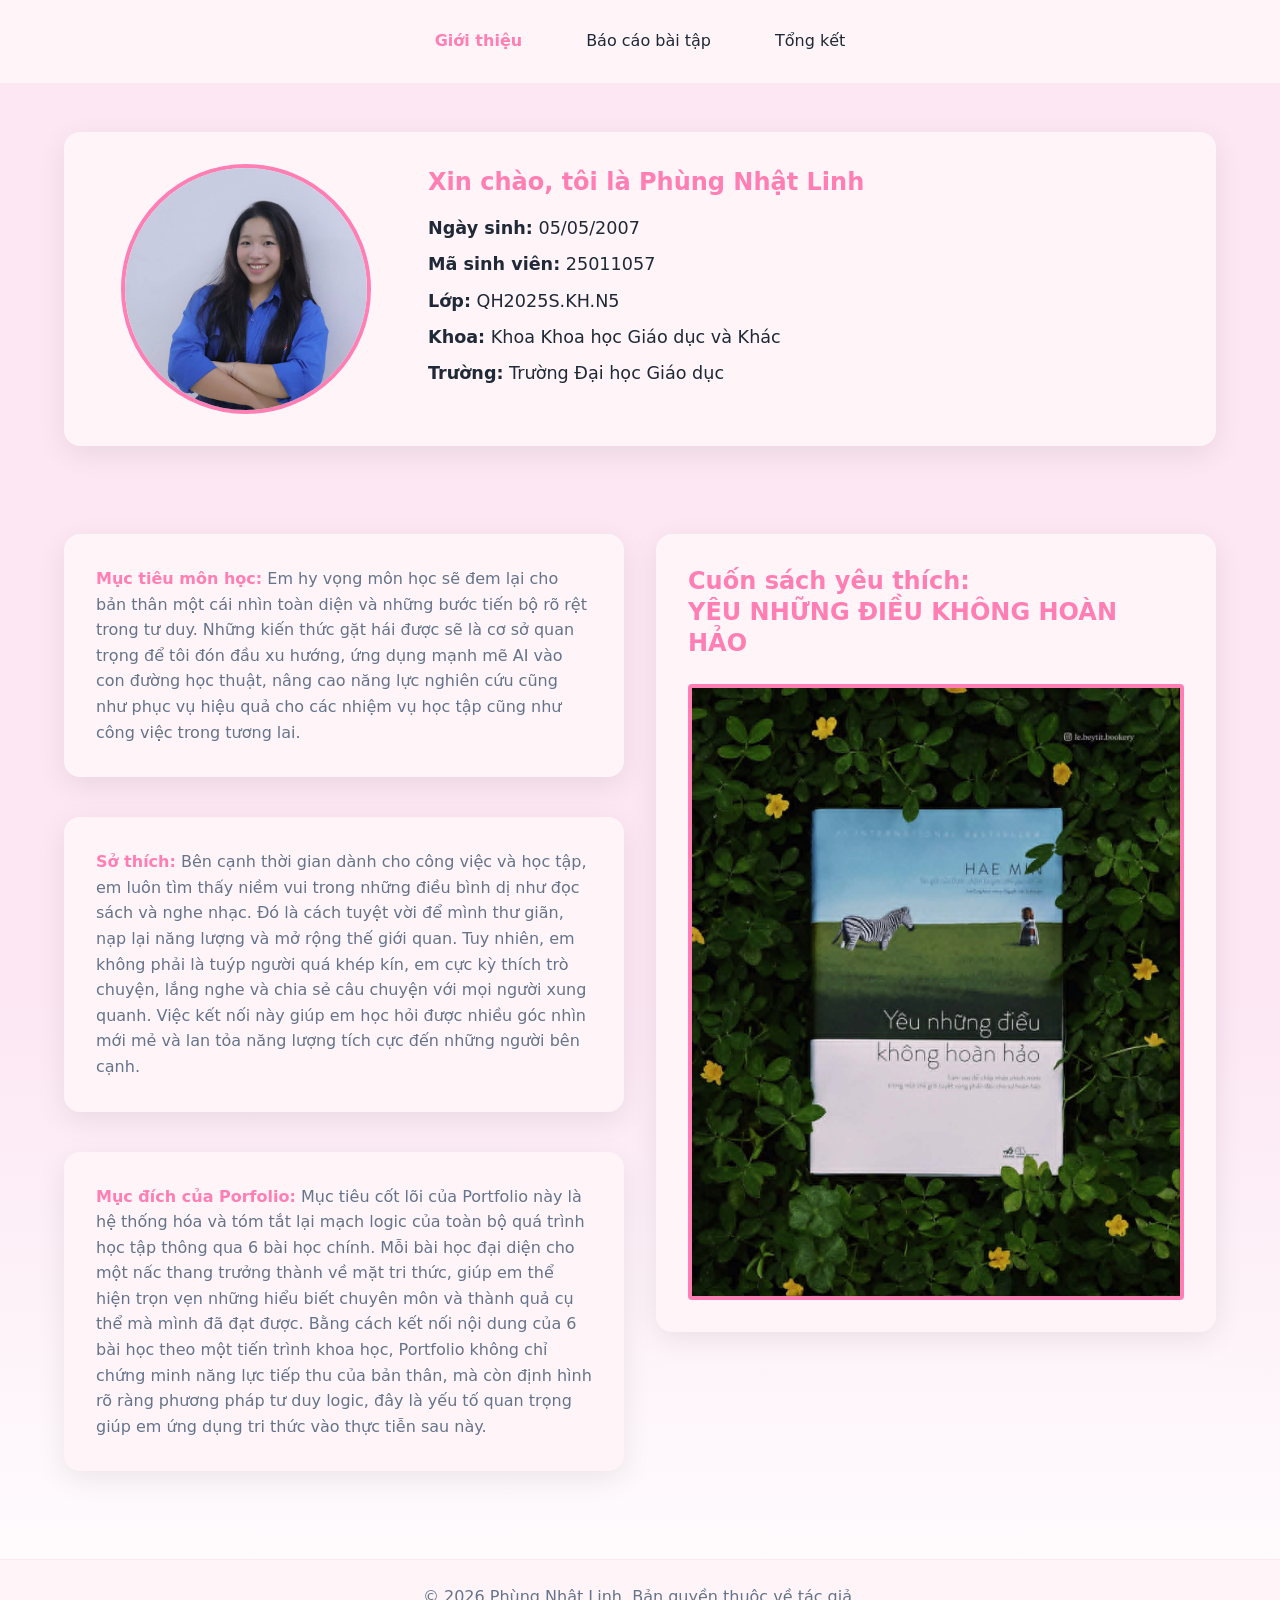
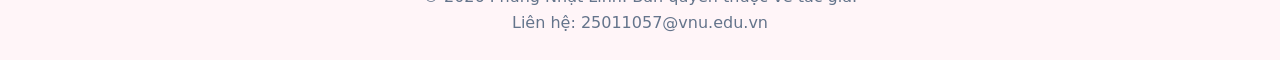
<file: index.html>
<!DOCTYPE html>
<html lang="vi">
<head>
    <meta charset="UTF-8">
    <meta name="viewport" content="width=device-width, initial-scale=1.0">
    <title>Giới thiệu - Portfolio</title>
    <link rel="stylesheet" href="./assets/css/global.css">
</head>
<body class="gradient-bg">

    <header>
        <div class="container">
            <nav>
                <a href="./index.html" class="nav-link text-primary" style="font-weight: bold;">Giới thiệu</a>
                <a href="./pages/report.html" class="nav-link">Báo cáo bài tập</a>
                <a href="./pages/summary.html" class="nav-link">Tổng kết</a>
            </nav>
        </div>
    </header>

    <main class="container content-main">
        <section class="card-floating">
            <div class="grid-hero">
                <div class="flex justify-center">
                    <div class="image-wrapper" style="width: 250px; height: 250px; border-radius: 50%; overflow: hidden; border: 4px solid var(--primary);">
                        <img src="./assets/images/avt.jfif" alt="Ảnh đại diện Phùng Nhật Linh" style="width: 100%; height: 100%; object-fit: cover;">
                    </div>
                </div>
                
                <div class="info-content">
                    <h1 class="text-primary" style="margin-bottom: 16px;">Xin chào, tôi là Phùng Nhật Linh</h1>
                    <ul class="flex flex-col gap-12" style="font-size: 1.1rem;">
                        <li><strong>Ngày sinh:</strong> 05/05/2007</li>
                        <li><strong>Mã sinh viên:</strong> 25011057</li>
                        <li><strong>Lớp:</strong> QH2025S.KH.N5 </li>
                        <li><strong>Khoa:</strong> Khoa Khoa học Giáo dục và Khác</li>
                        <li><strong>Trường:</strong> Trường Đại học Giáo dục</li>
                    </ul>
                </div>
            </div>
        </section>

        <section class="grid-cols-2">
            <div class="flex-col">
                <div class="card-floating">
                    <strong class="text-primary">Mục tiêu môn học:</strong> <span class="text-secondary">Em hy vọng môn học sẽ đem lại cho bản thân một cái nhìn toàn diện và những bước tiến bộ rõ rệt trong tư duy. Những kiến thức gặt hái được sẽ là cơ sở quan trọng để tôi đón đầu xu hướng, ứng dụng mạnh mẽ AI vào con đường học thuật, nâng cao năng lực nghiên cứu cũng như phục vụ hiệu quả cho các nhiệm vụ học tập cũng như công việc trong tương lai.</span>
                </div>

                <div class="card-floating">
                    <strong class="text-primary">Sở thích:</strong> <span class="text-secondary">Bên cạnh thời gian dành cho công việc và học tập, em luôn tìm thấy niềm vui trong những điều bình dị như đọc sách và nghe nhạc. Đó là cách tuyệt vời để mình thư giãn, nạp lại năng lượng và mở rộng thế giới quan. Tuy nhiên, em không phải là tuýp người quá khép kín, em cực kỳ thích trò chuyện, lắng nghe và chia sẻ câu chuyện với mọi người xung quanh. Việc kết nối này giúp em học hỏi được nhiều góc nhìn mới mẻ và lan tỏa năng lượng tích cực đến những người bên cạnh.</span>
                </div>

                <div class="card-floating">
                    <strong class="text-primary">Mục đích của Porfolio:</strong> <span class="text-secondary">Mục tiêu cốt lõi của Portfolio này là hệ thống hóa và tóm tắt lại mạch logic của toàn bộ quá trình học tập thông qua 6 bài học chính. Mỗi bài học đại diện cho một nấc thang trưởng thành về mặt tri thức, giúp em thể hiện trọn vẹn những hiểu biết chuyên môn và thành quả cụ thể mà mình đã đạt được. Bằng cách kết nối nội dung của 6 bài học theo một tiến trình khoa học, Portfolio không chỉ chứng minh năng lực tiếp thu của bản thân, mà còn định hình rõ ràng phương pháp tư duy logic, đây là yếu tố quan trọng giúp em ứng dụng tri thức vào thực tiễn sau này.</span>
                </div>
            </div>

            <div class="flex-col">
                <div class="card-floating">
                    <div style="margin-bottom: 24px;">
                        <h1 class="text-primary"><strong>Cuốn sách yêu thích:<br>YÊU NHỮNG ĐIỀU KHÔNG HOÀN HẢO</strong></h1>
                    </div>

                    <div class="flex justify-center">
                        <div class="image-wrapper" style="width: 100%; height: 200%; overflow: hidden; border-radius: 4px; overflow: hidden; border: 4px solid var(--primary);">
                            <img src="./assets/images/fav_book.jfif" alt="Cuốn sách yêu thích của Phùng Nhật Linh" style="width: 100%; height: 100%; object-fit: cover;">
                        </div>
                    </div>
                </div>
            </div>
        </section>
    </main>

    <footer class="site-footer">
        <div class="container text-secondary flex flex-col items-center justify-center gap-8">
            <p>&copy; 2026 Phùng Nhật Linh. Bản quyền thuộc về tác giả.</p>
            <p>Liên hệ: <a href="mailto:25011057@vnu.edu.vn" class="text-secondary hover:text-primary">25011057@vnu.edu.vn</a></p>
        </div>
    </footer>

</body>
</html>
</file>
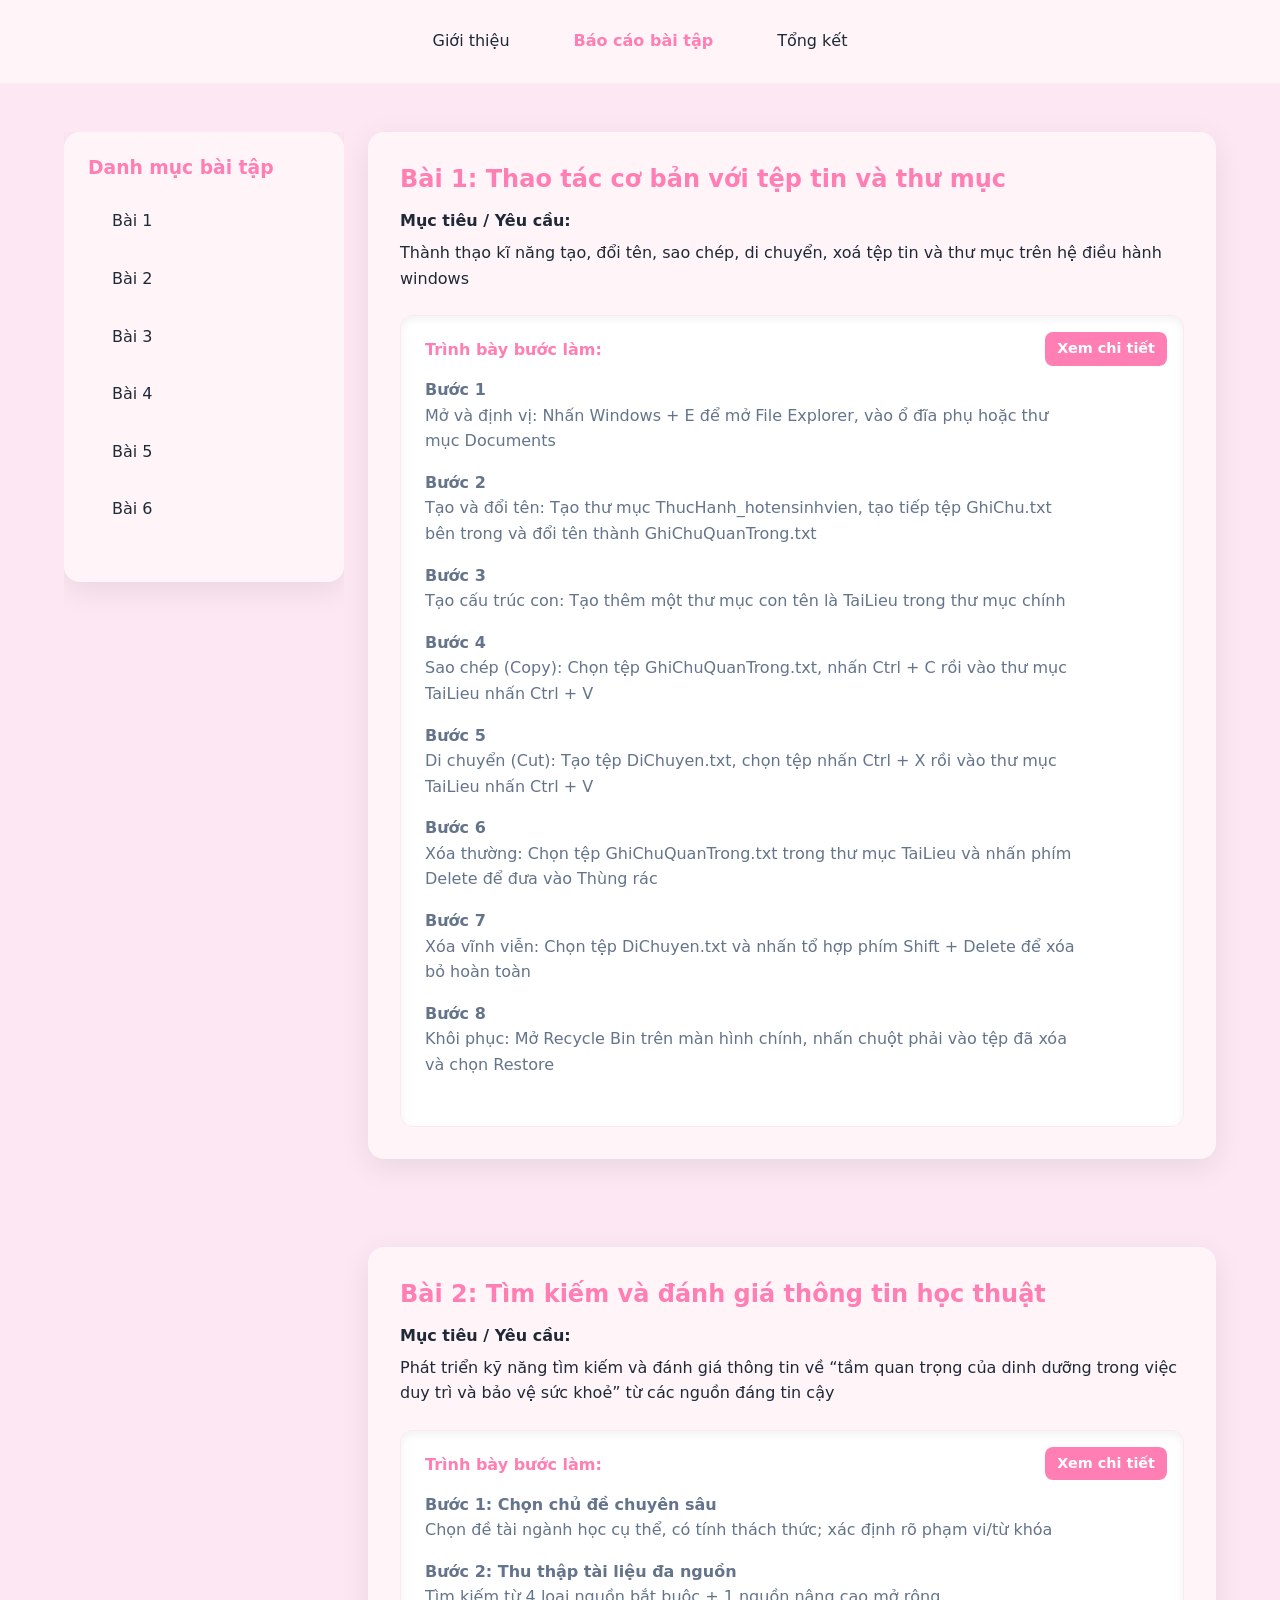
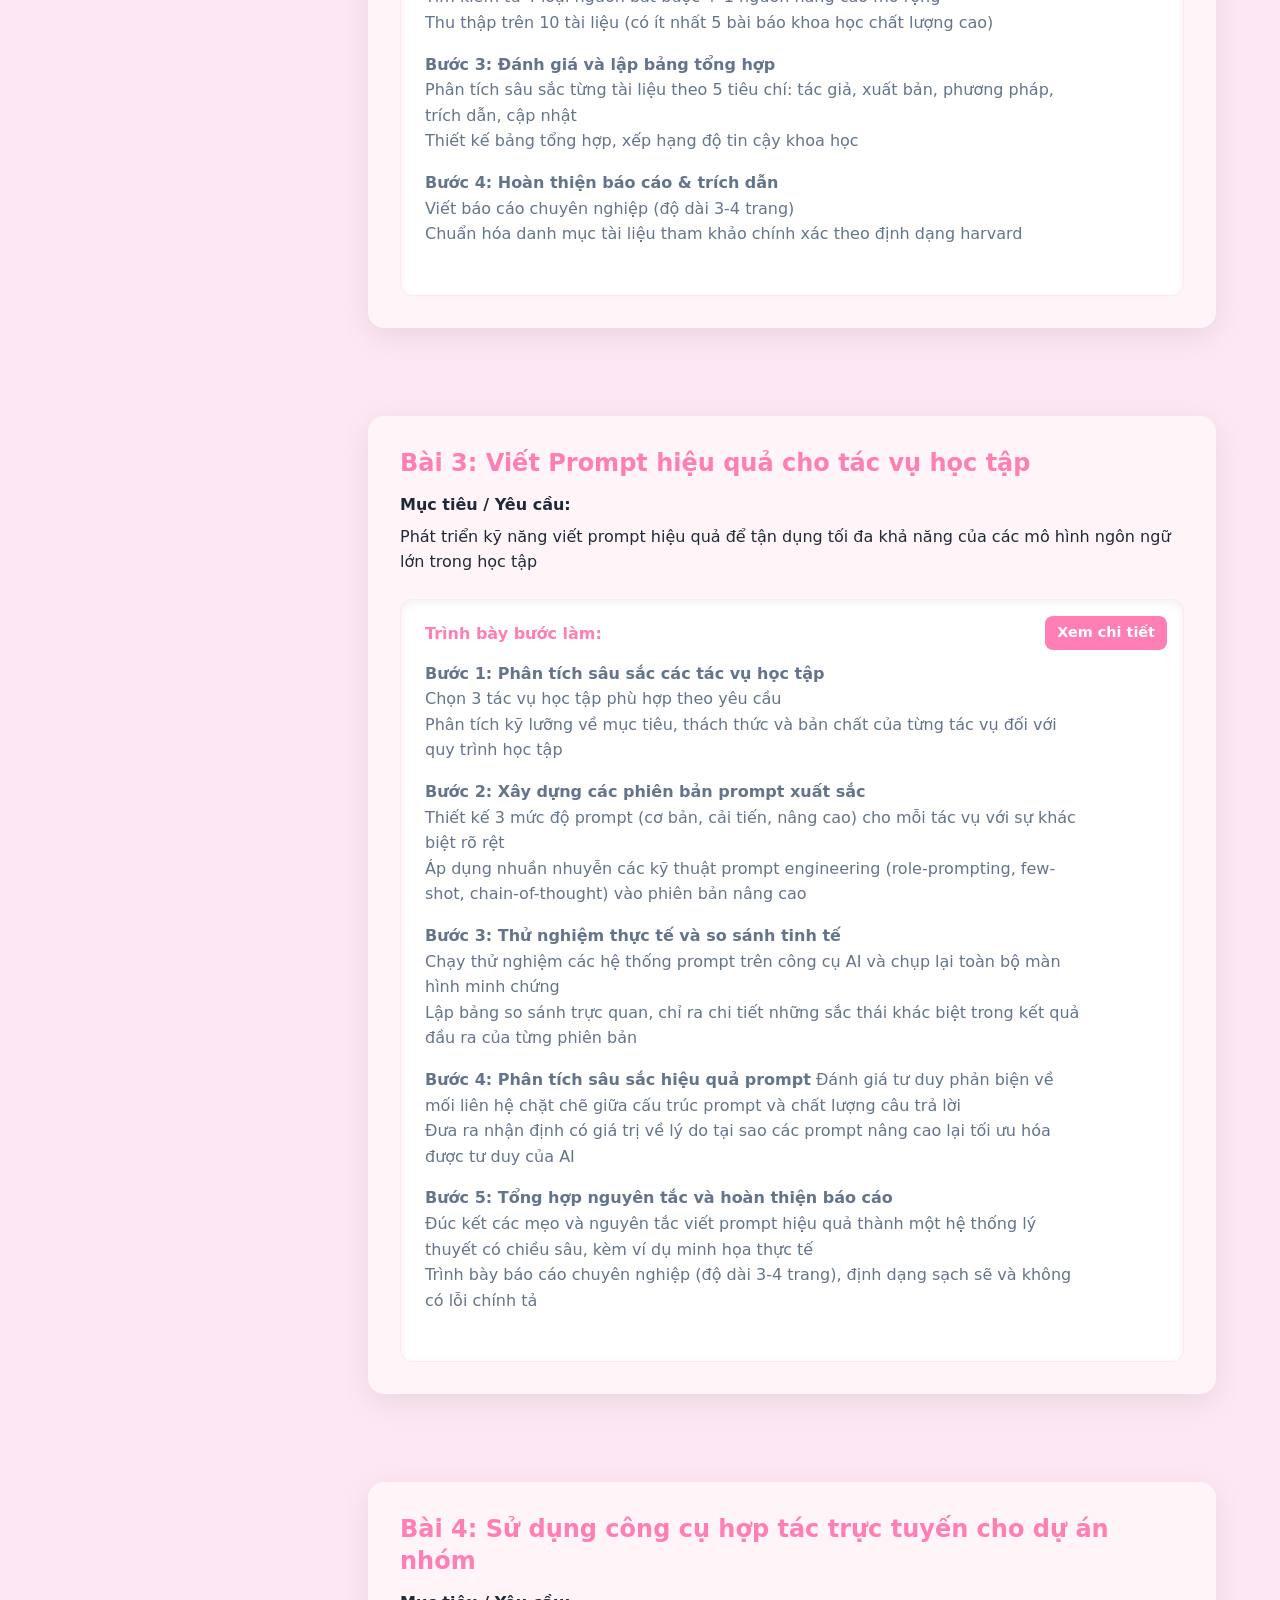
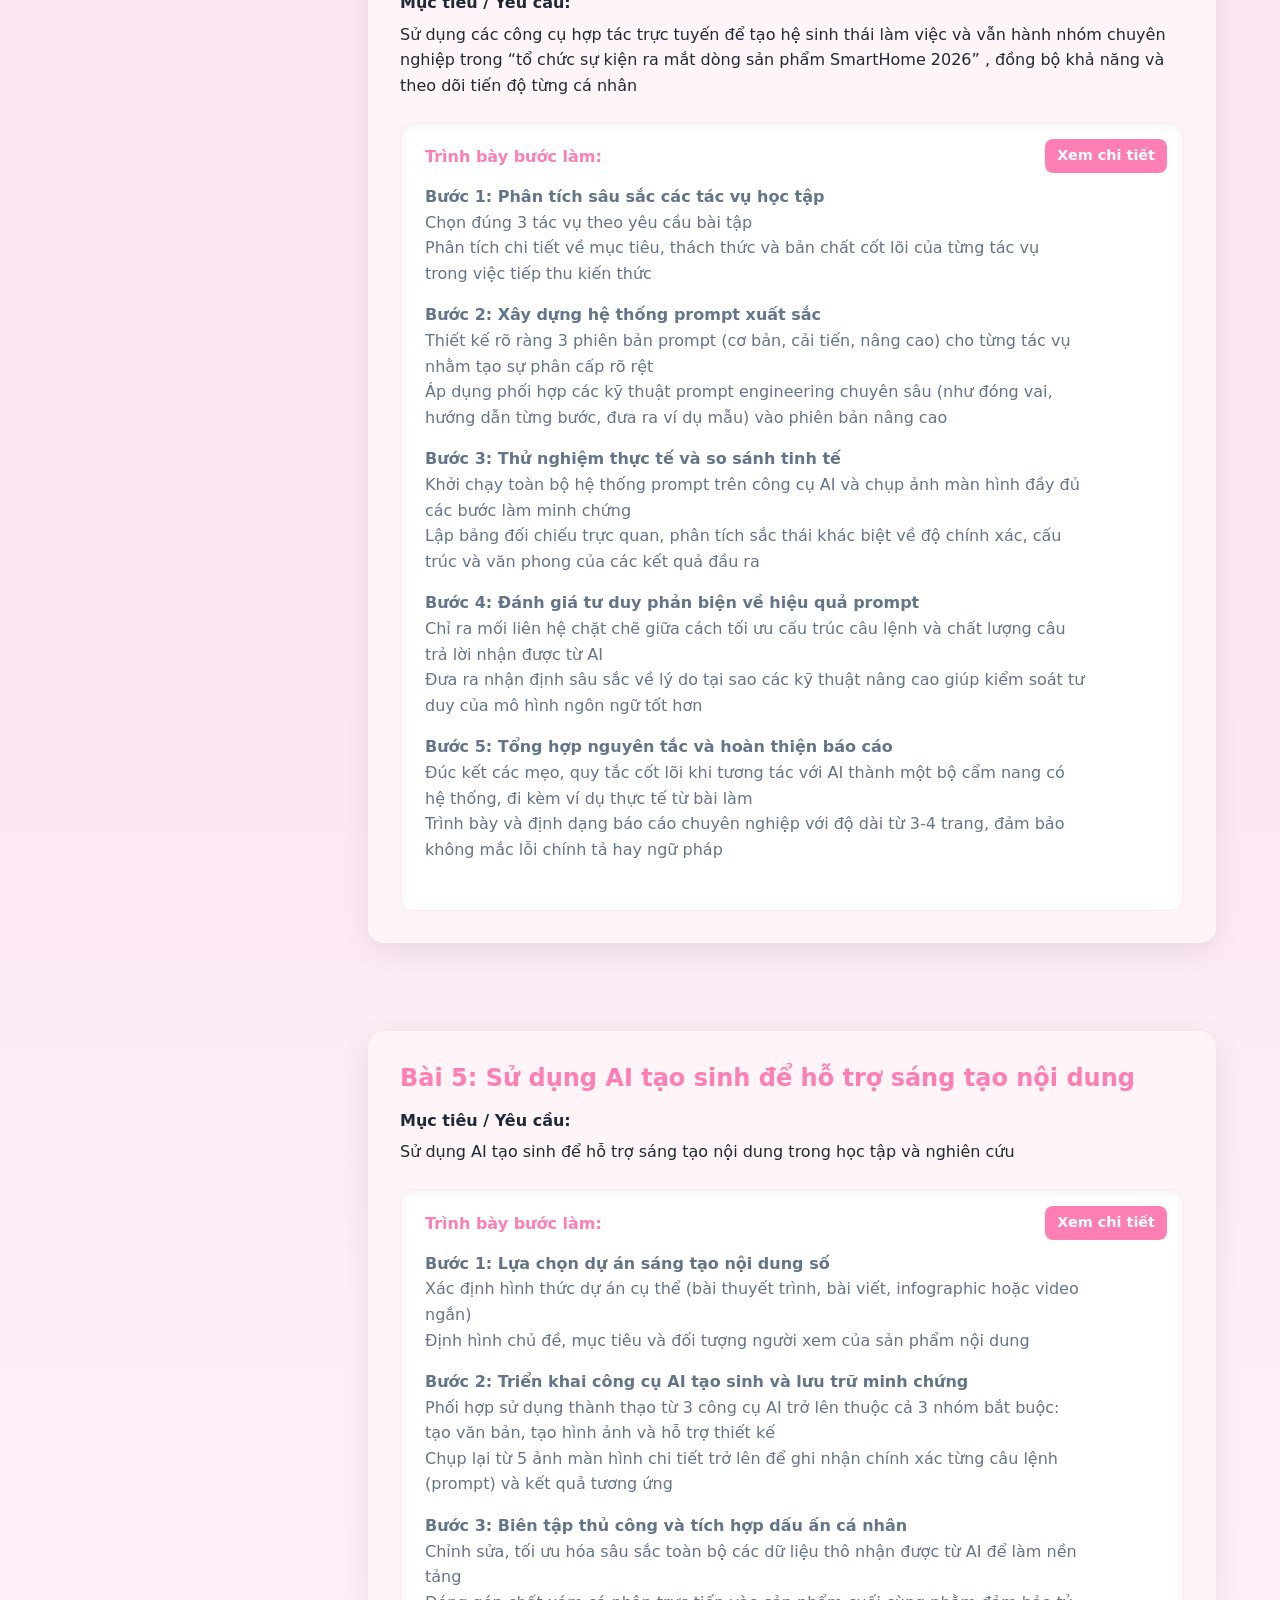
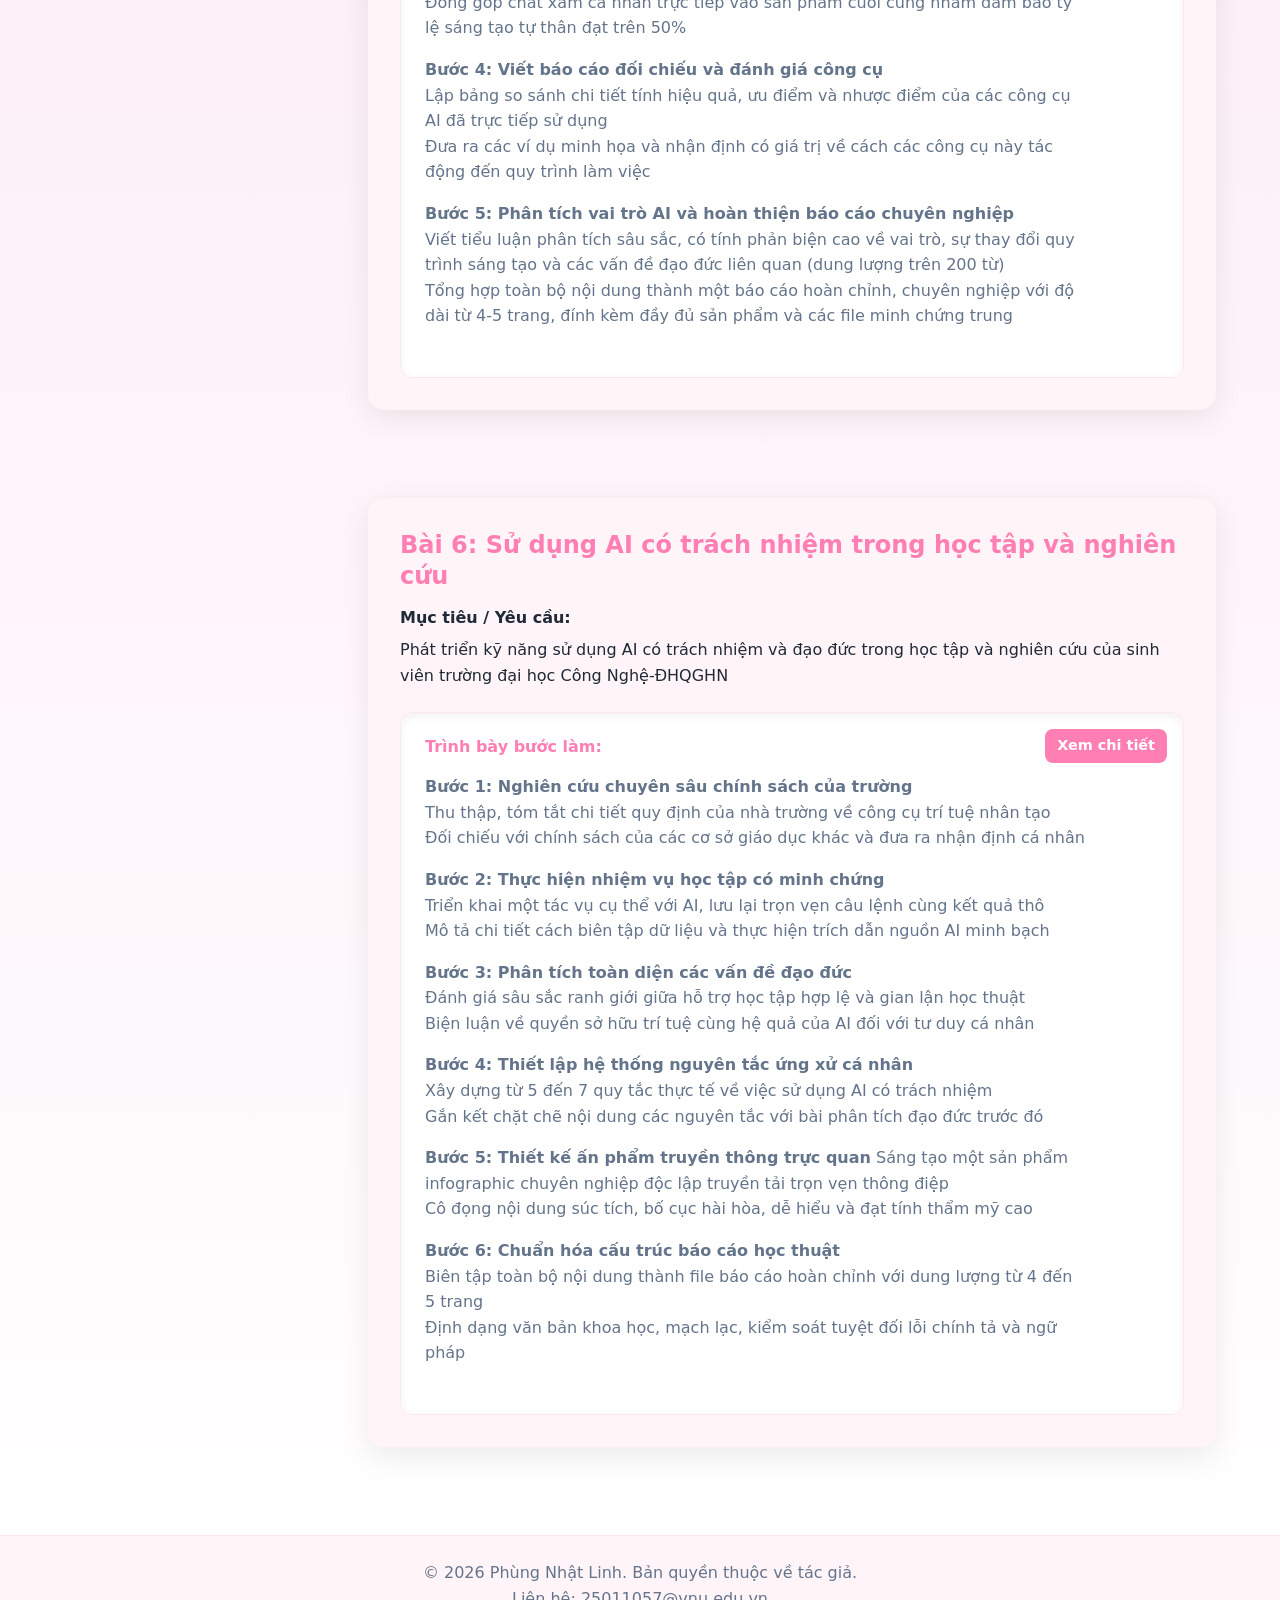
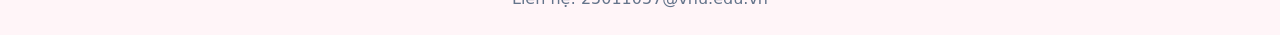
<file: pages/report.html>
<!DOCTYPE html>
<html lang="vi">
<head>
    <meta charset="UTF-8">
    <meta name="viewport" content="width=device-width, initial-scale=1.0">
    <title>Báo cáo bài tập - Portfolio</title>
    <link rel="stylesheet" href="../assets/css/global.css">
</head>
<body class="gradient-bg">

    <!-- Header & Navigation -->
    <header>
        <div class="container">
            <nav>
                <a href="../index.html" class="nav-link">Giới thiệu</a>
                <a href="./report.html" class="nav-link text-primary" style="font-weight: bold;">Báo cáo bài tập</a>
                <a href="./summary.html" class="nav-link">Tổng kết</a>
            </nav>
        </div>
    </header>

    <main class="container">
        <!-- Layout Wrapper cho Drawer & Content -->
        <div class="layout-wrapper">
            
            <!-- Side Navigation Drawer -->
            <aside class="drawer drawer-open">
                <div class="card-floating" style="padding: 24px;">
                    <h3 class="text-primary drawer-title">Danh mục bài tập</h3>
                    <ul class="flex flex-col">
                        <li><a href="#bai1" class="nav-link">Bài 1</a></li>
                        <li><a href="#bai2" class="nav-link">Bài 2</a></li>
                        <li><a href="#bai3" class="nav-link">Bài 3</a></li>
                        <li><a href="#bai4" class="nav-link">Bài 4</a></li>
                        <li><a href="#bai5" class="nav-link">Bài 5</a></li>
                        <li><a href="#bai6" class="nav-link">Bài 6</a></li>
                    </ul>
                </div>
            </aside>

            <!-- Main Content: Các Section Bài Tập -->
            <div class="content-main">
                
                <!-- BÀI TẬP 1 -->
                <section id="bai1" class="card-floating">
                    <h2 class="text-primary">Bài 1: Thao tác cơ bản với tệp tin và thư mục</h2>
                    
                    <div class="task-desc">
                        <h4>Mục tiêu / Yêu cầu:</h4>
                        <p>Thành thạo kĩ năng tạo, đổi tên, sao chép, di chuyển, xoá tệp tin và thư mục trên hệ điều hành windows</p>
                    </div>

                    <!-- Phần trình bày bước làm -->
                    <div class="box-inset relative">
                        <button class="btn bg-primary btn-detail" onclick="openDialog('1.pdf')">Xem chi tiết</button>
                        
                        <h4 class="text-secondary">Trình bày bước làm:</h4>
                        <ul class="step-list">
                            <li><strong>Bước 1</strong><br>
                                Mở và định vị: Nhấn Windows + E để mở File Explorer, vào ổ đĩa phụ hoặc thư mục Documents
                            </li>
                            <li><strong>Bước 2</strong><br>
                                Tạo và đổi tên: Tạo thư mục ThucHanh_hotensinhvien, tạo tiếp tệp GhiChu.txt bên trong và đổi tên thành GhiChuQuanTrong.txt
                            </li>
                            <li><strong>Bước 3</strong><br>
                                Tạo cấu trúc con: Tạo thêm một thư mục con tên là TaiLieu trong thư mục chính
                            </li>
                            <li><strong>Bước 4</strong><br>
                                Sao chép (Copy): Chọn tệp GhiChuQuanTrong.txt, nhấn Ctrl + C rồi vào thư mục TaiLieu nhấn Ctrl + V
                            </li>
                            <li><strong>Bước 5</strong><br>
                                Di chuyển (Cut): Tạo tệp DiChuyen.txt, chọn tệp nhấn Ctrl + X rồi vào thư mục TaiLieu nhấn Ctrl + V
                            </li>
                            <li><strong>Bước 6</strong><br>
                                Xóa thường: Chọn tệp GhiChuQuanTrong.txt trong thư mục TaiLieu và nhấn phím Delete để đưa vào Thùng rác
                            </li>
                            <li><strong>Bước 7</strong><br>
                                Xóa vĩnh viễn: Chọn tệp DiChuyen.txt và nhấn tổ hợp phím Shift + Delete để xóa bỏ hoàn toàn
                            </li>
                            <li><strong>Bước 8</strong><br>
                                Khôi phục: Mở Recycle Bin trên màn hình chính, nhấn chuột phải vào tệp đã xóa và chọn Restore
                            </li>
                    </div>
                </section>

                <!-- BÀI TẬP 2 -->
                <section id="bai2" class="card-floating">
                    <h2 class="text-primary">Bài 2: Tìm kiếm và đánh giá thông tin học thuật</h2>
                    <div class="task-desc">
                        <h4>Mục tiêu / Yêu cầu:</h4>
                        <p>Phát triển kỹ năng tìm kiếm và đánh giá thông tin về “tầm quan trọng của dinh dưỡng trong việc duy trì và bảo vệ sức khoẻ” từ các nguồn đáng tin cậy</p>
                    </div>
                    <div class="box-inset relative">
                        <button class="btn bg-primary btn-detail" onclick="openDialog('2.pdf')">Xem chi tiết</button>
                        <h4 class="text-secondary">Trình bày bước làm:</h4>
                        <ul class="step-list">
                            <li><strong>Bước 1: Chọn chủ đề chuyên sâu</strong><br>
                                Chọn đề tài ngành học cụ thể, có tính thách thức; xác định rõ phạm vi/từ khóa
                            </li>
                            <li><strong>Bước 2: Thu thập tài liệu đa nguồn</strong><br>
                                Tìm kiếm từ 4 loại nguồn bắt buộc + 1 nguồn nâng cao mở rộng<br>
                                Thu thập trên 10 tài liệu (có ít nhất 5 bài báo khoa học chất lượng cao)
                            </li>
                            <li><strong>Bước 3: Đánh giá và lập bảng tổng hợp</strong><br>
                                Phân tích sâu sắc từng tài liệu theo 5 tiêu chí: tác giả, xuất bản, phương pháp, trích dẫn, cập nhật<br>
                                Thiết kế bảng tổng hợp, xếp hạng độ tin cậy khoa học
                            </li>
                            <li><strong>Bước 4: Hoàn thiện báo cáo & trích dẫn</strong><br>
                                Viết báo cáo chuyên nghiệp (độ dài 3-4 trang)<br>
                                Chuẩn hóa danh mục tài liệu tham khảo chính xác theo định dạng harvard<br>
                            </li>
                        </ul>
                    </div>
                </section>

                <!-- BÀI TẬP 3 -->
                <section id="bai3" class="card-floating">
                    <h2 class="text-primary">Bài 3: Viết Prompt hiệu quả cho tác vụ học tập</h2>
                    <div class="task-desc">
                        <h4>Mục tiêu / Yêu cầu:</h4>
                        <p>Phát triển kỹ năng viết prompt hiệu quả để tận dụng tối đa khả năng của các mô hình ngôn ngữ lớn trong học tập</p>
                    </div>
                    <div class="box-inset relative">
                        <button class="btn bg-primary btn-detail" onclick="openDialog('3.pdf')">Xem chi tiết</button>
                        <h4 class="text-secondary">Trình bày bước làm:</h4>
                        <ul class="step-list">
                            <li><strong>Bước 1: Phân tích sâu sắc các tác vụ học tập</strong><br>
                                Chọn 3 tác vụ học tập phù hợp theo yêu cầu<br>
                                Phân tích kỹ lưỡng về mục tiêu, thách thức và bản chất của từng tác vụ đối với quy trình học tập
                            </li>
                            <li><strong>Bước 2: Xây dựng các phiên bản prompt xuất sắc</strong><br>
                                Thiết kế 3 mức độ prompt (cơ bản, cải tiến, nâng cao) cho mỗi tác vụ với sự khác biệt rõ rệt<br>
                                Áp dụng nhuần nhuyễn các kỹ thuật prompt engineering (role-prompting, few-shot, chain-of-thought) vào phiên bản nâng cao
                            </li>
                            <li><strong>Bước 3: Thử nghiệm thực tế và so sánh tinh tế</strong><br>
                                Chạy thử nghiệm các hệ thống prompt trên công cụ AI và chụp lại toàn bộ màn hình minh chứng<br>
                                Lập bảng so sánh trực quan, chỉ ra chi tiết những sắc thái khác biệt trong kết quả đầu ra của từng phiên bản
                            </li>
                            <li><strong>Bước 4: Phân tích sâu sắc hiệu quả prompt</strong>
                                Đánh giá tư duy phản biện về mối liên hệ chặt chẽ giữa cấu trúc prompt và chất lượng câu trả lời<br>
                                Đưa ra nhận định có giá trị về lý do tại sao các prompt nâng cao lại tối ưu hóa được tư duy của AI
                            </li>
                            <li><strong>Bước 5: Tổng hợp nguyên tắc và hoàn thiện báo cáo</strong><br>
                                Đúc kết các mẹo và nguyên tắc viết prompt hiệu quả thành một hệ thống lý thuyết có chiều sâu, kèm ví dụ minh họa thực tế<br>
                                Trình bày báo cáo chuyên nghiệp (độ dài 3-4 trang), định dạng sạch sẽ và không có lỗi chính tả
                            </li>
                        </ul>
                    </div>
                </section>

                <!-- BÀI TẬP 4 -->
                <section id="bai4" class="card-floating">
                    <h2 class="text-primary">Bài 4: Sử dụng công cụ hợp tác trực tuyến cho dự án nhóm</h2>
                    <div class="task-desc">
                        <h4>Mục tiêu / Yêu cầu:</h4>
                        <p>Sử dụng các công cụ hợp tác trực tuyến để tạo hệ sinh thái làm việc và vẫn hành nhóm chuyên nghiệp trong “tổ chức sự kiện ra mắt dòng sản phẩm SmartHome 2026” , đồng bộ khả năng và theo dõi tiến độ từng cá nhân</p>
                    </div>
                    <div class="box-inset relative">
                        <button class="btn bg-primary btn-detail" onclick="openDialog('4.pdf')">Xem chi tiết</button>
                        <h4 class="text-secondary">Trình bày bước làm:</h4>
                        <ul class="step-list">
                            <li><strong>Bước 1: Phân tích sâu sắc các tác vụ học tập</strong><br>
                                Chọn đúng 3 tác vụ theo yêu cầu bài tập<br>
                                Phân tích chi tiết về mục tiêu, thách thức và bản chất cốt lõi của từng tác vụ trong việc tiếp thu kiến thức
                            </li>
                            <li><strong>Bước 2: Xây dựng hệ thống prompt xuất sắc</strong><br>
                                Thiết kế rõ ràng 3 phiên bản prompt (cơ bản, cải tiến, nâng cao) cho từng tác vụ nhằm tạo sự phân cấp rõ rệt<br>
                                Áp dụng phối hợp các kỹ thuật prompt engineering chuyên sâu (như đóng vai,  hướng dẫn từng bước, đưa ra ví dụ mẫu) vào phiên bản nâng cao
                            </li>
                            <li><strong>Bước 3: Thử nghiệm thực tế và so sánh tinh tế</strong><br>
                                Khởi chạy toàn bộ hệ thống prompt trên công cụ AI và chụp ảnh màn hình đầy đủ các bước làm minh chứng<br>
                                Lập bảng đối chiếu trực quan, phân tích sắc thái khác biệt về độ chính xác, cấu trúc và văn phong của các kết quả đầu ra
                            </li>
                            <li><strong>Bước 4: Đánh giá tư duy phản biện về hiệu quả prompt</strong><br>
                                Chỉ ra mối liên hệ chặt chẽ giữa cách tối ưu cấu trúc câu lệnh và chất lượng câu trả lời nhận được từ AI<br>
                                Đưa ra nhận định sâu sắc về lý do tại sao các kỹ thuật nâng cao giúp kiểm soát tư duy của mô hình ngôn ngữ tốt hơn
                            </li>
                            <li><strong>Bước 5: Tổng hợp nguyên tắc và hoàn thiện báo cáo</strong><br>
                                Đúc kết các mẹo, quy tắc cốt lõi khi tương tác với AI thành một bộ cẩm nang có hệ thống, đi kèm ví dụ thực tế từ bài làm<br>
                                Trình bày và định dạng báo cáo chuyên nghiệp với độ dài từ 3-4 trang, đảm bảo không mắc lỗi chính tả hay ngữ pháp<br>
                            </li>
                        </ul>
                    </div>
                </section>

                <!-- BÀI TẬP 5 -->
                <section id="bai5" class="card-floating">
                    <h2 class="text-primary">Bài 5: Sử dụng AI tạo sinh để hỗ trợ sáng tạo nội dung</h2>
                    <div class="task-desc">
                        <h4>Mục tiêu / Yêu cầu:</h4>
                        <p>Sử dụng AI tạo sinh để hỗ trợ sáng tạo nội dung trong học tập và nghiên cứu</p>
                    </div>
                    <div class="box-inset relative">
                        <button class="btn bg-primary btn-detail" onclick="openDialog('5.pdf')">Xem chi tiết</button>
                        <h4 class="text-secondary">Trình bày bước làm:</h4>
                        <ul class="step-list">
                            <li><strong>Bước 1: Lựa chọn dự án sáng tạo nội dung số</strong><br>
                                Xác định hình thức dự án cụ thể (bài thuyết trình, bài viết, infographic hoặc video ngắn)<br>
                                Định hình chủ đề, mục tiêu và đối tượng người xem của sản phẩm nội dung
                            </li>
                            <li><strong>Bước 2: Triển khai công cụ AI tạo sinh và lưu trữ minh chứng</strong><br>
                                Phối hợp sử dụng thành thạo từ 3 công cụ AI trở lên thuộc cả 3 nhóm bắt buộc: tạo văn bản, tạo hình ảnh và hỗ trợ thiết kế<br>
                                Chụp lại từ 5 ảnh màn hình chi tiết trở lên để ghi nhận chính xác từng câu lệnh (prompt) và kết quả tương ứng
                            </li>
                            <li><strong>Bước 3: Biên tập thủ công và tích hợp dấu ấn cá nhân</strong><br>
                                Chỉnh sửa, tối ưu hóa sâu sắc toàn bộ các dữ liệu thô nhận được từ AI để làm nền tảng<br>
                                Đóng góp chất xám cá nhân trực tiếp vào sản phẩm cuối cùng nhằm đảm bảo tỷ lệ sáng tạo tự thân đạt trên 50%
                            </li>
                            <li><strong>Bước 4: Viết báo cáo đối chiếu và đánh giá công cụ</strong><br>
                                Lập bảng so sánh chi tiết tính hiệu quả, ưu điểm và nhược điểm của các công cụ AI đã trực tiếp sử dụng<br>
                                Đưa ra các ví dụ minh họa và nhận định có giá trị về cách các công cụ này tác động đến quy trình làm việc
                            </li>
                            <li><strong>Bước 5: Phân tích vai trò AI và hoàn thiện báo cáo chuyên nghiệp</strong><br>
                                Viết tiểu luận phân tích sâu sắc, có tính phản biện cao về vai trò, sự thay đổi quy trình sáng tạo và các vấn đề đạo đức liên quan (dung lượng trên 200 từ)<br>
                                Tổng hợp toàn bộ nội dung thành một báo cáo hoàn chỉnh, chuyên nghiệp với độ dài từ 4-5 trang, đính kèm đầy đủ sản phẩm và các file minh chứng trung 
                            </li>
                        </ul>
                    </div>
                </section>

                <!-- BÀI TẬP 6 -->
                <section id="bai6" class="card-floating">
                    <h2 class="text-primary">Bài 6: Sử dụng AI có trách nhiệm trong học tập và nghiên cứu</h2>
                    <div class="task-desc">
                        <h4>Mục tiêu / Yêu cầu:</h4>
                        <p>Phát triển kỹ năng sử dụng AI có trách nhiệm và đạo đức trong học tập và nghiên cứu của sinh viên trường đại học Công Nghệ-ĐHQGHN</p>
                    </div>
                    <div class="box-inset relative">
                        <button class="btn bg-primary btn-detail" onclick="openDialog('6.pdf')">Xem chi tiết</button>
                        <h4 class="text-secondary">Trình bày bước làm:</h4>
                        <ul class="step-list">
                            <li><strong>Bước 1: Nghiên cứu chuyên sâu chính sách của trường</strong><br>
                                Thu thập, tóm tắt chi tiết quy định của nhà trường về công cụ trí tuệ nhân tạo<br>
                                Đối chiếu với chính sách của các cơ sở giáo dục khác và đưa ra nhận định cá nhân
                            </li>
                            <li><strong>Bước 2: Thực hiện nhiệm vụ học tập có minh chứng</strong><br>
                                Triển khai một tác vụ cụ thể với AI, lưu lại trọn vẹn câu lệnh cùng kết quả thô<br>
                                Mô tả chi tiết cách biên tập dữ liệu và thực hiện trích dẫn nguồn AI minh bạch
                            </li>
                            <li><strong>Bước 3: Phân tích toàn diện các vấn đề đạo đức</strong><br>
                                Đánh giá sâu sắc ranh giới giữa hỗ trợ học tập hợp lệ và gian lận học thuật<br>
                                Biện luận về quyền sở hữu trí tuệ cùng hệ quả của AI đối với tư duy cá nhân
                            </li>
                            <li><strong>Bước 4: Thiết lập hệ thống nguyên tắc ứng xử cá nhân</strong><br>
                                Xây dựng từ 5 đến 7 quy tắc thực tế về việc sử dụng AI có trách nhiệm<br>
                                Gắn kết chặt chẽ nội dung các nguyên tắc với bài phân tích đạo đức trước đó
                            </li>
                            <li><strong>Bước 5: Thiết kế ấn phẩm truyền thông trực quan</strong>
                                Sáng tạo một sản phẩm infographic chuyên nghiệp độc lập truyền tải trọn vẹn thông điệp<br>
                                Cô đọng nội dung súc tích, bố cục hài hòa, dễ hiểu và đạt tính thẩm mỹ cao<br>
                            </li>
                            <li><strong>Bước 6: Chuẩn hóa cấu trúc báo cáo học thuật</strong><br>
                                Biên tập toàn bộ nội dung thành file báo cáo hoàn chỉnh với dung lượng từ 4 đến 5 trang<br>
                                Định dạng văn bản khoa học, mạch lạc, kiểm soát tuyệt đối lỗi chính tả và ngữ pháp
                            </li>
                        </ul>
                    </div>
                </section>

            </div>
        </div>
    </main>

    <!-- Footer -->
    <footer class="site-footer">
        <div class="container text-secondary flex flex-col items-center justify-center">
            <p>&copy; 2026 Phùng Nhật Linh. Bản quyền thuộc về tác giả.</p>
            <p>Liên hệ: <a href="mailto:25011057@vnu.edu.vn" class="text-secondary hover:text-primary">25011057@vnu.edu.vn</a></p>
        </div>
    </footer>

    <!-- Hộp thoại Dialog -->
    <div id="dialog-pdf" class="overlay hidden">
        <div class="dialog card-floating flex flex-col">
            <div class="dialog-header flex justify-between items-center">
                <h3 class="text-primary">Chi tiết bài làm (PDF)</h3>
                <button class="btn bg-error" onclick="closeDialog('dialog-pdf')">Đóng ✖</button>
            </div>
            
            <div class="box-inset flex-grow dialog-content">
                <iframe id="pdf-viewer" src="" width="100%" height="100%" style="border: none;" title="Báo cáo PDF">
                    Trình duyệt của bạn không hỗ trợ xem PDF trực tiếp. Vui lòng tải xuống.
                </iframe>
            </div>
        </div>
    </div>

    <!-- Script xử lý Dialog -->
    <script>
        function openDialog(fileName) {
            const iframe = document.getElementById('pdf-viewer');
            iframe.src = '../assets/pdf/' + fileName;
            
            // Mở hộp thoại
            document.getElementById('dialog-pdf').classList.remove('hidden');
            document.body.style.overflow = 'hidden';
        }

        function closeDialog(id) {
            document.getElementById(id).classList.add('hidden');
            document.body.style.overflow = 'auto'; 
            
            // Reset iframe khi đóng để giải phóng bộ nhớ
            if(id === 'dialog-pdf') {
                document.getElementById('pdf-viewer').src = '';
            }
        }
    </script>
</body>
</html>
</file>
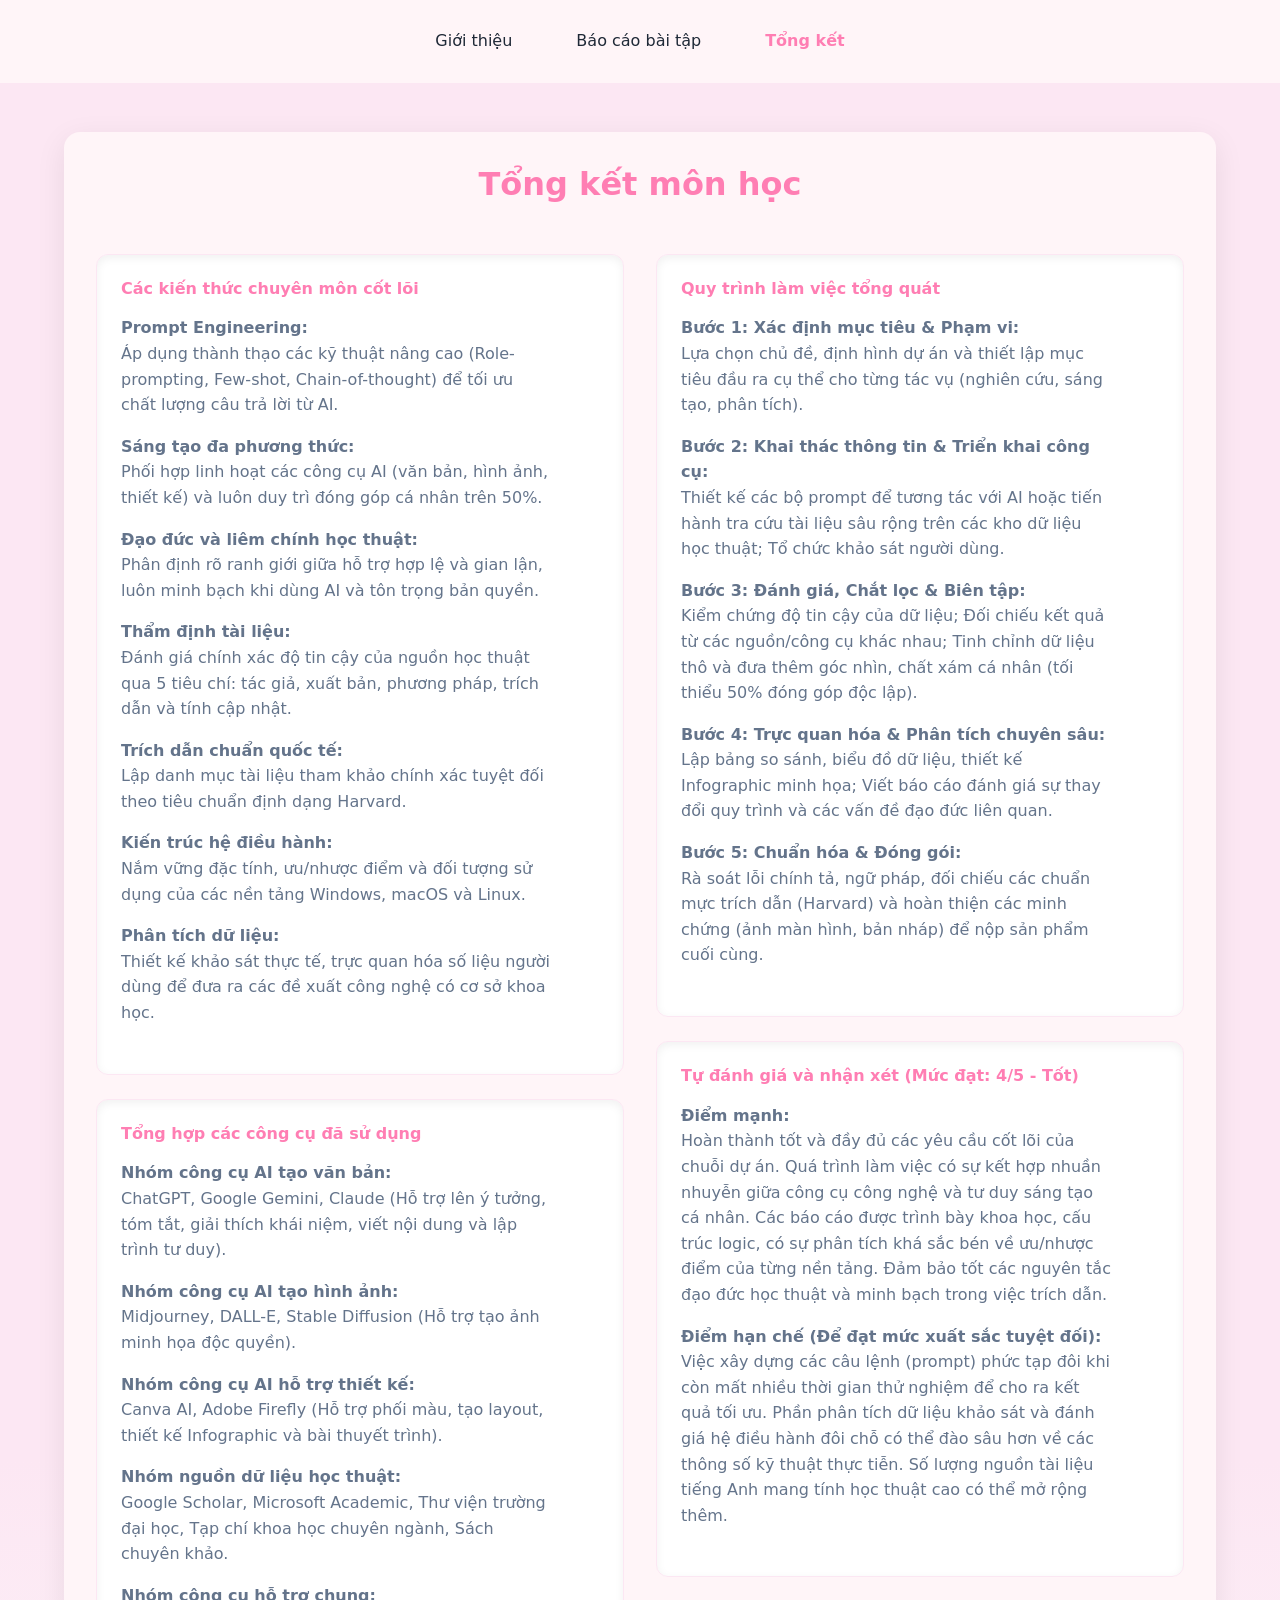
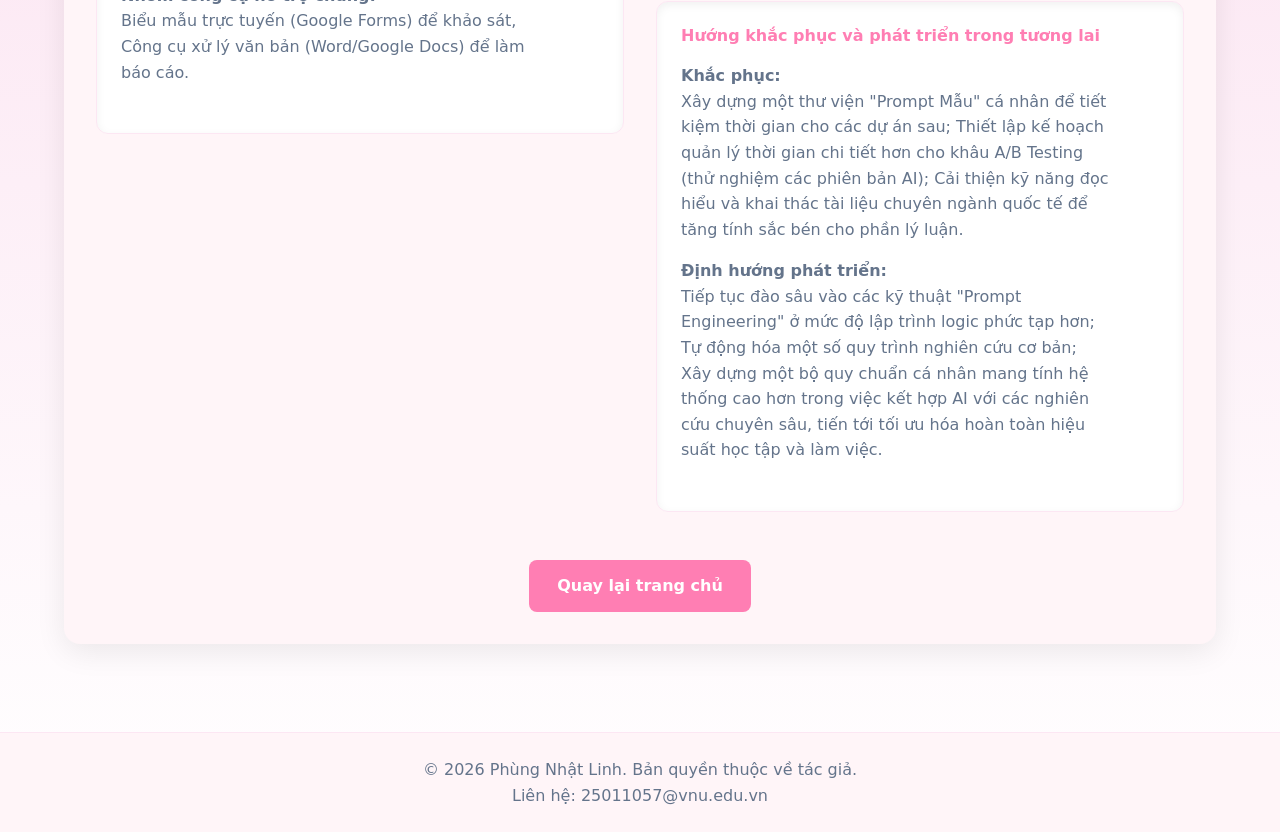
<file: pages/summary.html>
<!DOCTYPE html>
<html lang="vi">
<head>
    <meta charset="UTF-8">
    <meta name="viewport" content="width=device-width, initial-scale=1.0">
    <title>Tổng kết - Portfolio</title>
    <link rel="stylesheet" href="../assets/css/global.css">
</head>
<body class="gradient-bg">

    <header>
        <div class="container">
            <nav>
                <a href="../index.html" class="nav-link">Giới thiệu</a>
                <a href="./report.html" class="nav-link">Báo cáo bài tập</a>
                <a href="./summary.html" class="nav-link text-primary" style="font-weight: bold;">Tổng kết</a>
            </nav>
        </div>
    </header>

    <main class="container content-main">
        <div class="card-floating">
            <h1 class="text-primary text-center" style="margin-bottom: 48px;">Tổng kết môn học</h1>
            
            <div class="grid grid-cols-2">
                <div class="flex flex-col" style="gap: 24px;">
                    <div class="box-inset">
                        <h4 style="margin-bottom: 16px;">Các kiến thức chuyên môn cốt lõi</h4>
                        <ul class="step-list">
                            <li><strong>Prompt Engineering:</strong><br>Áp dụng thành thạo các kỹ thuật nâng cao (Role-prompting, Few-shot, Chain-of-thought) để tối ưu chất lượng câu trả lời từ AI.</li>
                            <li><strong>Sáng tạo đa phương thức:</strong><br>Phối hợp linh hoạt các công cụ AI (văn bản, hình ảnh, thiết kế) và luôn duy trì đóng góp cá nhân trên 50%.</li>
                            <li><strong>Đạo đức và liêm chính học thuật:</strong><br>Phân định rõ ranh giới giữa hỗ trợ hợp lệ và gian lận, luôn minh bạch khi dùng AI và tôn trọng bản quyền.</li>
                            <li><strong>Thẩm định tài liệu:</strong><br>Đánh giá chính xác độ tin cậy của nguồn học thuật qua 5 tiêu chí: tác giả, xuất bản, phương pháp, trích dẫn và tính cập nhật.</li>
                            <li><strong>Trích dẫn chuẩn quốc tế:</strong><br>Lập danh mục tài liệu tham khảo chính xác tuyệt đối theo tiêu chuẩn định dạng Harvard.</li>
                            <li><strong>Kiến trúc hệ điều hành:</strong><br>Nắm vững đặc tính, ưu/nhược điểm và đối tượng sử dụng của các nền tảng Windows, macOS và Linux.</li>
                            <li><strong>Phân tích dữ liệu:</strong><br>Thiết kế khảo sát thực tế, trực quan hóa số liệu người dùng để đưa ra các đề xuất công nghệ có cơ sở khoa học.</li>
                        </ul>
                    </div>

                    <div class="box-inset">
                        <h4 style="margin-bottom: 16px;">Tổng hợp các công cụ đã sử dụng</h4>
                        <ul class="step-list">
                            <li><strong>Nhóm công cụ AI tạo văn bản:</strong><br>ChatGPT, Google Gemini, Claude (Hỗ trợ lên ý tưởng, tóm tắt, giải thích khái niệm, viết nội dung và lập trình tư duy).</li>
                            <li><strong>Nhóm công cụ AI tạo hình ảnh:</strong><br>Midjourney, DALL-E, Stable Diffusion (Hỗ trợ tạo ảnh minh họa độc quyền).</li>
                            <li><strong>Nhóm công cụ AI hỗ trợ thiết kế:</strong><br>Canva AI, Adobe Firefly (Hỗ trợ phối màu, tạo layout, thiết kế Infographic và bài thuyết trình).</li>
                            <li><strong>Nhóm nguồn dữ liệu học thuật:</strong><br>Google Scholar, Microsoft Academic, Thư viện trường đại học, Tạp chí khoa học chuyên ngành, Sách chuyên khảo.</li>
                            <li><strong>Nhóm công cụ hỗ trợ chung:</strong><br>Biểu mẫu trực tuyến (Google Forms) để khảo sát, Công cụ xử lý văn bản (Word/Google Docs) để làm báo cáo.</li>
                        </ul>
                    </div>
                </div>

                <div class="flex flex-col" style="gap: 24px;">
                    <div class="box-inset">
                        <h4 style="margin-bottom: 16px;">Quy trình làm việc tổng quát</h4>
                        <ul class="step-list">
                            <li><strong>Bước 1: Xác định mục tiêu & Phạm vi:</strong><br>Lựa chọn chủ đề, định hình dự án và thiết lập mục tiêu đầu ra cụ thể cho từng tác vụ (nghiên cứu, sáng tạo, phân tích).</li>
                            <li><strong>Bước 2: Khai thác thông tin & Triển khai công cụ:</strong><br>Thiết kế các bộ prompt để tương tác với AI hoặc tiến hành tra cứu tài liệu sâu rộng trên các kho dữ liệu học thuật; Tổ chức khảo sát người dùng.</li>
                            <li><strong>Bước 3: Đánh giá, Chắt lọc & Biên tập:</strong><br>Kiểm chứng độ tin cậy của dữ liệu; Đối chiếu kết quả từ các nguồn/công cụ khác nhau; Tinh chỉnh dữ liệu thô và đưa thêm góc nhìn, chất xám cá nhân (tối thiểu 50% đóng góp độc lập).</li>
                            <li><strong>Bước 4: Trực quan hóa & Phân tích chuyên sâu:</strong><br>Lập bảng so sánh, biểu đồ dữ liệu, thiết kế Infographic minh họa; Viết báo cáo đánh giá sự thay đổi quy trình và các vấn đề đạo đức liên quan.</li>
                            <li><strong>Bước 5: Chuẩn hóa & Đóng gói:</strong><br>Rà soát lỗi chính tả, ngữ pháp, đối chiếu các chuẩn mực trích dẫn (Harvard) và hoàn thiện các minh chứng (ảnh màn hình, bản nháp) để nộp sản phẩm cuối cùng.</li>
                        </ul>
                    </div>
                
                    <div class="box-inset">
                        <h4 style="margin-bottom: 16px;">Tự đánh giá và nhận xét (Mức đạt: 4/5 - Tốt)</h4>
                        <ul class="step-list">
                            <li><strong>Điểm mạnh:</strong><br>Hoàn thành tốt và đầy đủ các yêu cầu cốt lõi của chuỗi dự án. Quá trình làm việc có sự kết hợp nhuần nhuyễn giữa công cụ công nghệ và tư duy sáng tạo cá nhân. Các báo cáo được trình bày khoa học, cấu trúc logic, có sự phân tích khá sắc bén về ưu/nhược điểm của từng nền tảng. Đảm bảo tốt các nguyên tắc đạo đức học thuật và minh bạch trong việc trích dẫn.</li>
                            <li><strong>Điểm hạn chế (Để đạt mức xuất sắc tuyệt đối):</strong><br>Việc xây dựng các câu lệnh (prompt) phức tạp đôi khi còn mất nhiều thời gian thử nghiệm để cho ra kết quả tối ưu. Phần phân tích dữ liệu khảo sát và đánh giá hệ điều hành đôi chỗ có thể đào sâu hơn về các thông số kỹ thuật thực tiễn. Số lượng nguồn tài liệu tiếng Anh mang tính học thuật cao có thể mở rộng thêm.</li>
                        </ul>
                    </div>

                    <div class="box-inset">
                        <h4 style="margin-bottom: 16px;">Hướng khắc phục và phát triển trong tương lai</h4>
                        <ul class="step-list">
                            <li><strong>Khắc phục:</strong><br>Xây dựng một thư viện "Prompt Mẫu" cá nhân để tiết kiệm thời gian cho các dự án sau; Thiết lập kế hoạch quản lý thời gian chi tiết hơn cho khâu A/B Testing (thử nghiệm các phiên bản AI); Cải thiện kỹ năng đọc hiểu và khai thác tài liệu chuyên ngành quốc tế để tăng tính sắc bén cho phần lý luận.</li>
                            <li><strong>Định hướng phát triển:</strong><br>Tiếp tục đào sâu vào các kỹ thuật "Prompt Engineering" ở mức độ lập trình logic phức tạp hơn; Tự động hóa một số quy trình nghiên cứu cơ bản; Xây dựng một bộ quy chuẩn cá nhân mang tính hệ thống cao hơn trong việc kết hợp AI với các nghiên cứu chuyên sâu, tiến tới tối ưu hóa hoàn toàn hiệu suất học tập và làm việc.</li>
                        </ul>
                    </div>
                </div>
            </div>
            
            <div class="flex justify-center" style="margin-top: 48px;">
                 <a href="../index.html" class="btn bg-primary">Quay lại trang chủ</a>
            </div>
        </div>
    </main>

    <footer class="site-footer">
        <div class="container text-secondary flex flex-col items-center justify-center gap-8">
            <p>&copy; 2026 Phùng Nhật Linh. Bản quyền thuộc về tác giả.</p>
            <p>Liên hệ: <a href="mailto:25011057@vnu.edu.vn" class="text-secondary hover:text-primary">25011057@vnu.edu.vn</a></p>
        </div>
    </footer>

</body>
</html>
</file>
<file: assets/css/global.css>
/* =========================================
   GLOBAL CSS - SAKURA THEME (COMPONENT-BASED)
   ========================================= */

/* 1. CSS Reset & Typography */
*, *::before, *::after {
    box-sizing: border-box;
    margin: 0;
    padding: 0;
}

html {
    scroll-behavior: smooth;
    scroll-padding-top: calc(var(--header-height) + 48px)
}

body {
    font-family: system-ui, -apple-system, BlinkMacSystemFont, "Segoe UI", Roboto, sans-serif;
    line-height: 1.6;
    background-color: var(--bg-color);
    color: var(--text-color);
    transition: background-color 0.3s, color 0.3s;
    font-size: 16px;

    display: flex;
    flex-direction: column;
    min-height: 100vh;
}

h1, h2, h3, h4, h5, h6 {
    line-height: 1.3;
    color: var(--text-color);
    margin-bottom: 1rem;
}

p {
    margin-bottom: 1rem;
}

ul, ol {
    list-style: none;
}

a {
    text-decoration: none;
    color: inherit;
    transition: color 0.2s ease;
}

button, input, textarea {
    font-family: inherit;
    border: none;
    outline: none;
}

img {
    max-width: 100%;
    height: auto;
    display: block;
}

/* 2. Biến Theme (Sakura Light/Dark) */
:root {
    --primary: #ff7eb3;      
    --secondary: #64748b;    
    --tertiary: #fce7f3;     
    --success: #10b981;      
    --error: #ef4444;        
    --disable: #94a3b8;      
    
    --bg-color: #ffffff;     
    --bg-alt: #fff5f8;       
    --text-color: #1f2937;

    --header-height: 84px;
}

@media (prefers-color-scheme: dark) {
    :root {
        --primary: #db2777;      
        --secondary: #475569;
        --tertiary: #374151;     
        --success: #059669;
        --error: #dc2626;
        --disable: #4b5563;
        
        --bg-color: #121212;     
        --bg-alt: #1f1f1f;
        --text-color: #f9fafb;

        --header-height: 84px;
    }
}

/* 3. Layout Basics */
.container {
    width: 100%;
    max-width: 1200px;
    margin: 0 auto;
    padding: 0 24px;
}

.flex { display: flex; }
.flex-col { flex-direction: column; }
.items-center { align-items: center; }
.justify-center { justify-content: center; }
.justify-between { justify-content: space-between; }
.text-center { text-align: center; }
.text-primary { color: var(--primary); }
.text-secondary { color: var(--secondary); }
.text-error { color: var(--error); }
.relative { position: relative; }
.hidden { display: none !important; }

/* 4. Components */

/* Header & Nav */
header {
    background-color: var(--bg-alt);
    border-bottom: 1px solid var(--tertiary);
    padding: 16px 0;
    position: sticky;
    top: 0;
    z-index: 100;
    height: var(--header-height);
}

header nav {
    display: flex;
    justify-content: center;
    gap: 16px;
}

.nav-link {
    display: block;
    padding: 12px 24px;
    border-radius: 8px;
    font-weight: 500;
}

.nav-link:hover {
    background-color: var(--tertiary);
    color: var(--primary);
}

/* Nút bấm (Buttons) */
.btn {
    display: inline-flex;
    align-items: center;
    justify-content: center;
    padding: 14px 28px;
    border-radius: 8px;
    font-weight: 600;
    font-size: 1rem;
    cursor: pointer;
    transition: transform 0.2s ease, opacity 0.2s ease;
    line-height: 1.5;
}

.btn:hover {
    opacity: 0.9;
    transform: translateY(-2px);
}

.btn:active {
    transform: translateY(0);
}

.bg-primary { background-color: var(--primary); color: #fff; }
.bg-secondary { background-color: var(--secondary); color: #fff; }
.bg-error { background-color: var(--error); color: #fff; }

/* Floating Card Component */
.card-floating {
    background-color: var(--bg-alt);
    border-radius: 16px;
    padding: 32px;
    box-shadow: 0 8px 30px rgba(0, 0, 0, 0.08);
    transition: box-shadow 0.3s ease;
    margin-bottom: 40px;
}

@media (prefers-color-scheme: dark) {
    .card-floating {
        box-shadow: 0 8px 30px rgba(0, 0, 0, 0.4);
        border: 1px solid var(--tertiary);
    }
}

/* Inset Box Component */
.box-inset {
    background-color: var(--bg-color);
    border-radius: 12px;
    padding: 24px;
    box-shadow: inset 0 3px 10px rgba(0, 0, 0, 0.06);
    border: 1px solid var(--tertiary);
}

@media (prefers-color-scheme: dark) {
    .box-inset {
        box-shadow: inset 0 3px 10px rgba(0, 0, 0, 0.5);
    }
}

/* Content Formatting inside Components */
.card-floating ul, .box-inset ul {
    padding-left: 0;
    list-style: none;
    margin-bottom: 1rem;
}

.card-floating ul li, .box-inset ul li {
    margin-bottom: 8px;
}

/* Gradient Background (Dành riêng cho body trang Report) */
.gradient-bg {
    background: linear-gradient(180deg, var(--tertiary) 60%, var(--bg-color));
    /* background: var(--tertiary); */
    min-height: 100vh;
}

@media (prefers-color-scheme: dark) {
    .gradient-bg {
        /* background: linear-gradient(180deg, rgba(219, 39, 119, 0.1) 0%, var(--bg-color) 100%); */
        background: var(--bg-color);
    }
}

/* Grids Layout (Responsive Abstract) */
.grid-hero, .grid-drawer, .grid-cols-2 {
    display: grid;
    gap: 32px;
}

.grid-cols-2 {
    grid-template-columns: 1fr;
}

main.container {
    padding-top: 48px;
    padding-bottom: 48px;
}

/* Overlay & Dialog (Hộp thoại) */
.overlay {
    position: fixed;
    top: 0;
    left: 0;
    width: 100vw;
    height: 100vh;
    background-color: rgba(0, 0, 0, 0.6);
    backdrop-filter: blur(4px);
    display: flex;
    align-items: center;
    justify-content: center;
    z-index: 1000;
}

.dialog {
    width: 90%;
    max-width: 900px;
    max-height: 90vh;
    padding: 24px;
    overflow-y: auto;
    margin-bottom: 0; /* Override class card-floating */
}
    .dialog-header { margin-bottom: 16px; }
    .dialog-content { height: 70vh; }

/* Responsive Queries */
@media (min-width: 768px) {
    .grid-hero {
        grid-template-columns: 300px 1fr;
        align-items: center;
    }
    
    .grid-drawer {
        grid-template-columns: 280px 1fr;
        align-items: start;
    }

    .grid-cols-2 {
        grid-template-columns: repeat(2, 1fr);
    }
}

/* Layout Wrapper & Main Content */
.layout-wrapper {
    display: flex;
    align-items: flex-start;
    gap: 24px;
}

.content-main {
    flex-grow: 1;
    min-width: 0; /* Ngăn nội dung tràn chiều ngang */
    display: flex;
    flex-direction: column;
    gap: 48px;
}

/* Drawer Component (Sticky & States) */
.drawer {
    position: sticky;
    top: calc(var(--header-height) + 48px);
    height: calc(100vh - var(--header-height) - 96px);
    overflow-y: auto;
    transition: width 0.3s ease, padding 0.3s ease;
    flex-shrink: 0;
    margin-bottom: 0; 
}

.drawer::-webkit-scrollbar { width: 4px; }
.drawer::-webkit-scrollbar-thumb { background: var(--tertiary); border-radius: 4px; }

.drawer-open { width: 280px; }
.drawer-minimize { width: 80px; padding: 24px 12px; }
.drawer-minimize .drawer-title { display: none; }
.drawer-minimize .nav-link { font-size: 0; padding: 12px 8px; text-align: center; }

/* Spacing cho Heading & Text trong Components */
.drawer-title { margin-bottom: 16px; }

.card-floating h2 { margin-bottom: 16px; }

.task-desc { margin-bottom: 24px; }
.task-desc h4 { margin-bottom: 8px; }

.box-inset h4 { margin-bottom: 16px; color: var(--primary); }

/* Component: Nút chi tiết góc phải */
.btn-detail {
    position: absolute;
    top: 16px;
    right: 16px;
    font-size: 0.9rem;
    padding: 6px 12px;
}

/* Component: Danh sách bước làm */
.step-list {
    padding-left: 20px;
    width: 90%;
    display: flex;
    flex-direction: column;
    gap: 8px;
}

.step-list li {
    color: var(--secondary);
}

.site-footer {
    background-color: var(--bg-alt);
    border-top: 1px solid var(--tertiary);
    padding: 24px 0;
    margin-top: auto; /* Đẩy footer xuống đáy cùng màn hình */
}

.site-footer p {
    margin-bottom: 0; /* Reset margin mặc định của thẻ p */
}


/* =========================================
   RESPONSIVE - MOBILE (MAX-WIDTH: 440PX)
========================================= */
@media (max-width: 440px) {
    /* 1. Bỏ padding ngang container để tối đa không gian */
    .container {
        padding-left: 0;
        padding-right: 0;
    }

    /* Giữ lại một chút lề ngang cho Header và Footer để chữ không dính sát mép */
    .site-header nav,
    .site-footer .container {
        padding-left: 16px;
        padding-right: 16px;
    }

    /* 2. Ẩn hoàn toàn Drawer */
    .drawer {
        display: none !important;
    }

    /* 3. Giảm padding của floating card và bỏ bo góc (vì đã tràn viền) */
    .card-floating {
        padding: 24px 16px;
        border-radius: 0;
    }

    /* Chỉnh nút chi tiết bài tập để không bị lẹm trên mobile */
    .btn-detail {
        position: static;
        display: inline-block;
        margin-bottom: 16px;
    }

    /* Ép các grid thành 1 cột xếp dọc dọc */
    .grid-hero, .grid-cols-2 {
        grid-template-columns: 1fr;
        gap: 24px;
    }
    
    /* Giảm padding box-inset */
    .box-inset {
        padding: 16px;
    }
}
</file>
